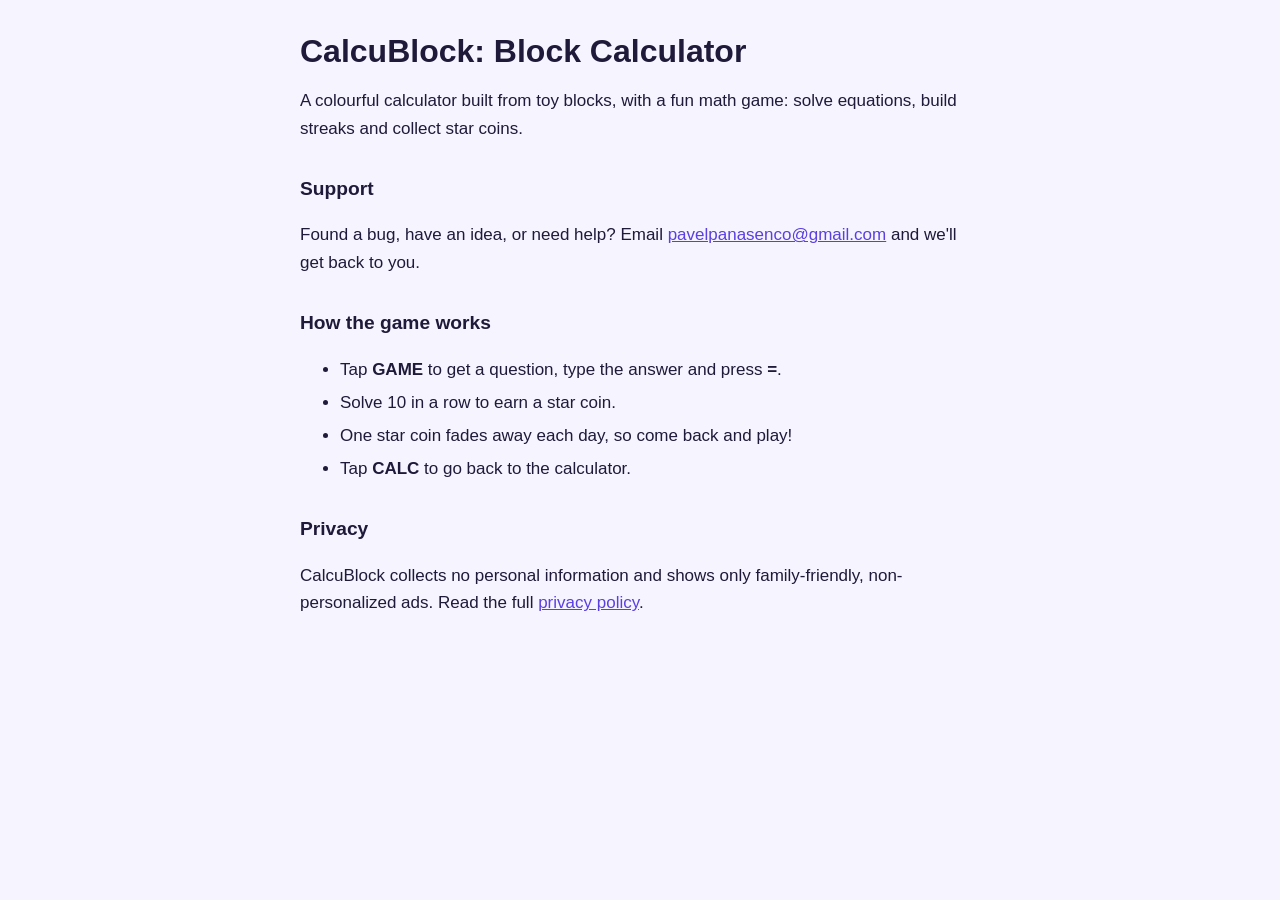
<file: index.html>
<!doctype html>
<html lang="en">
<head>
<meta charset="utf-8">
<meta name="viewport" content="width=device-width, initial-scale=1">
<title>CalcuBlock</title>
<link rel="stylesheet" href="style.css">
</head>
<body>
<main>
<h1>CalcuBlock: Block Calculator</h1>
<p>A colourful calculator built from toy blocks, with a fun math game: solve equations, build streaks and collect star coins.</p>

<h2>Support</h2>
<p>Found a bug, have an idea, or need help? Email <a href="mailto:pavelpanasenco@gmail.com">pavelpanasenco@gmail.com</a> and we'll get back to you.</p>

<h2>How the game works</h2>
<ul>
<li>Tap <strong>GAME</strong> to get a question, type the answer and press <strong>=</strong>.</li>
<li>Solve 10 in a row to earn a star coin.</li>
<li>One star coin fades away each day, so come back and play!</li>
<li>Tap <strong>CALC</strong> to go back to the calculator.</li>
</ul>

<h2>Privacy</h2>
<p>CalcuBlock collects no personal information and shows only family-friendly, non-personalized ads. Read the full <a href="privacy.html">privacy policy</a>.</p>
</main>
</body>
</html>
</file>
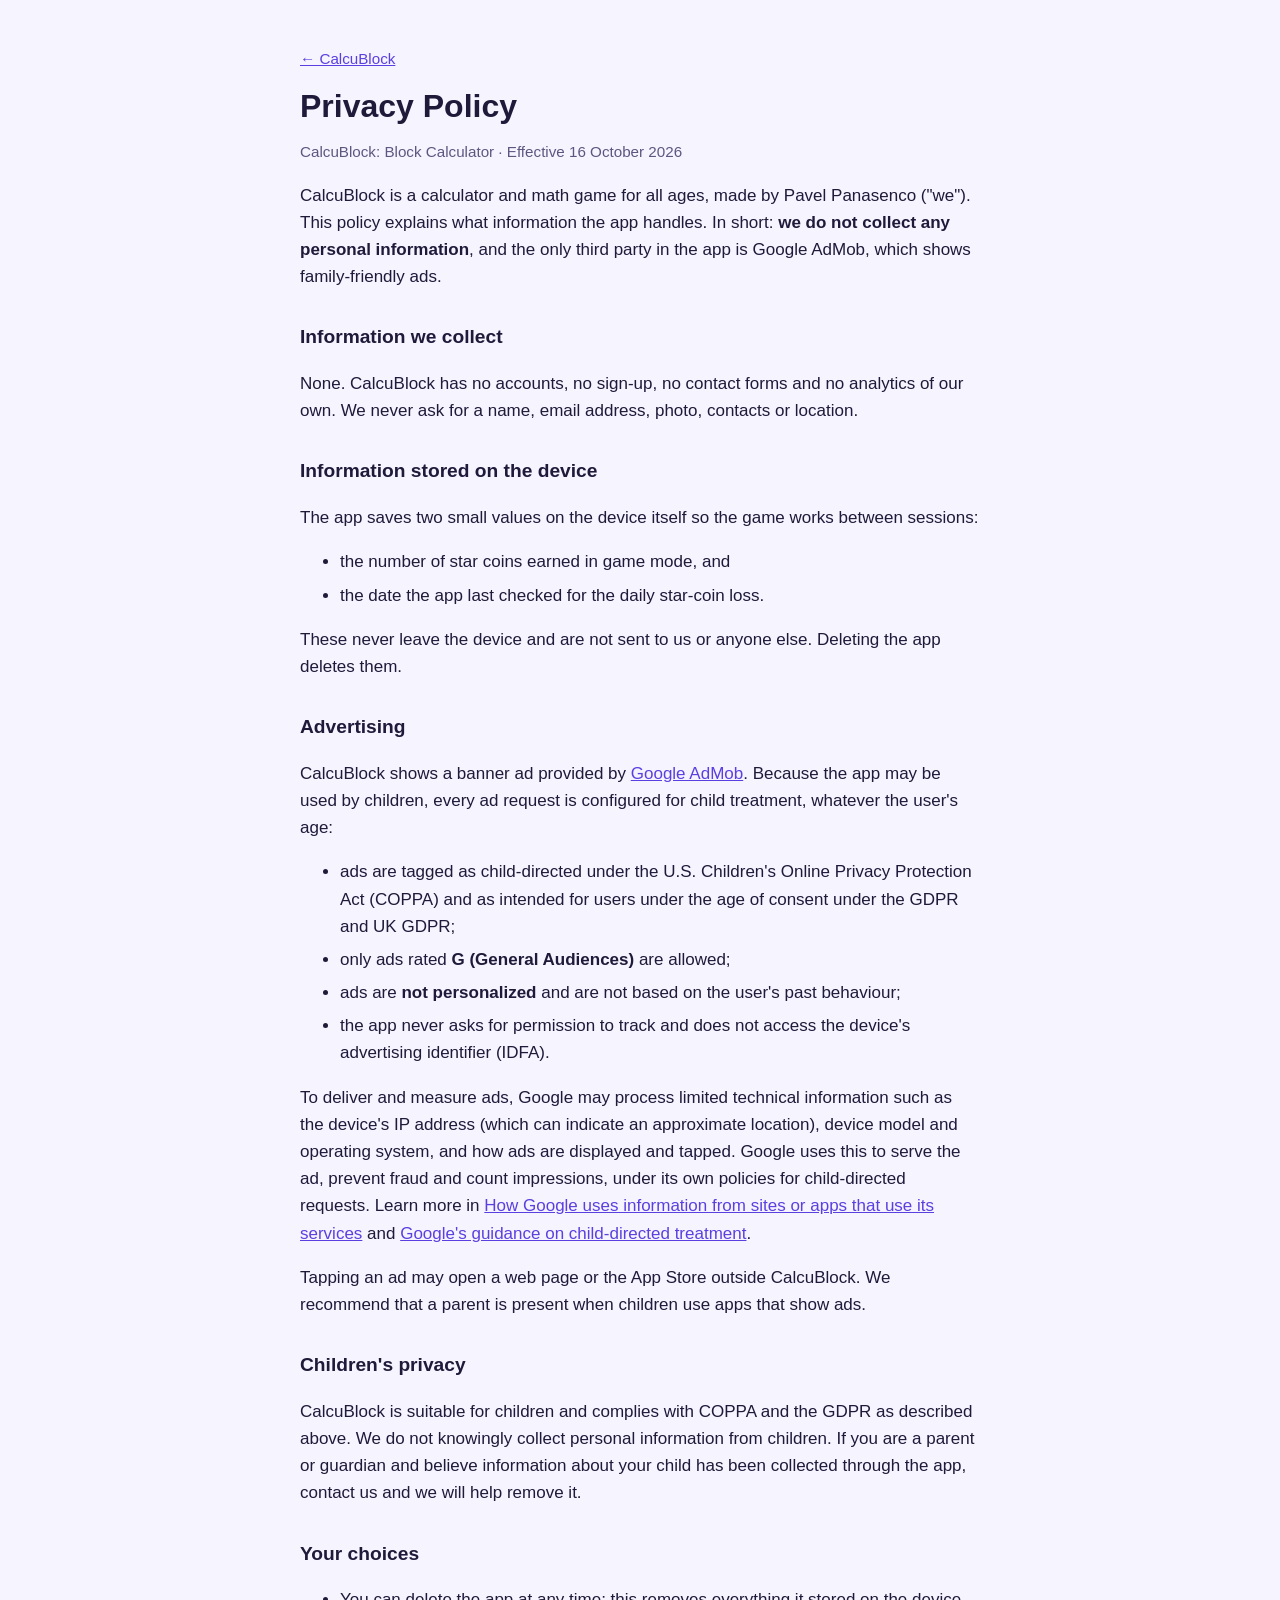
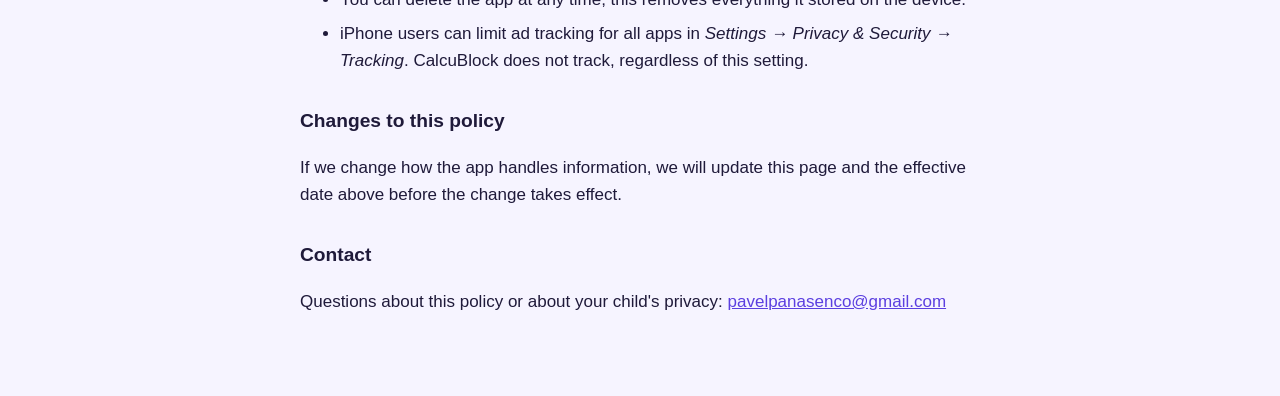
<file: privacy.html>
<!doctype html>
<html lang="en">
<head>
<meta charset="utf-8">
<meta name="viewport" content="width=device-width, initial-scale=1">
<title>CalcuBlock Privacy Policy</title>
<link rel="stylesheet" href="style.css">
</head>
<body>
<main>
<p class="back"><a href="index.html">← CalcuBlock</a></p>
<h1>Privacy Policy</h1>
<p class="meta">CalcuBlock: Block Calculator · Effective 16 October 2026</p>

<p>CalcuBlock is a calculator and math game for all ages, made by Pavel Panasenco ("we"). This policy explains what information the app handles. In short: <strong>we do not collect any personal information</strong>, and the only third party in the app is Google AdMob, which shows family-friendly ads.</p>

<h2>Information we collect</h2>
<p>None. CalcuBlock has no accounts, no sign-up, no contact forms and no analytics of our own. We never ask for a name, email address, photo, contacts or location.</p>

<h2>Information stored on the device</h2>
<p>The app saves two small values on the device itself so the game works between sessions:</p>
<ul>
<li>the number of star coins earned in game mode, and</li>
<li>the date the app last checked for the daily star-coin loss.</li>
</ul>
<p>These never leave the device and are not sent to us or anyone else. Deleting the app deletes them.</p>

<h2>Advertising</h2>
<p>CalcuBlock shows a banner ad provided by <a href="https://admob.google.com/">Google AdMob</a>. Because the app may be used by children, every ad request is configured for child treatment, whatever the user's age:</p>
<ul>
<li>ads are tagged as child-directed under the U.S. Children's Online Privacy Protection Act (COPPA) and as intended for users under the age of consent under the GDPR and UK GDPR;</li>
<li>only ads rated <strong>G (General Audiences)</strong> are allowed;</li>
<li>ads are <strong>not personalized</strong> and are not based on the user's past behaviour;</li>
<li>the app never asks for permission to track and does not access the device's advertising identifier (IDFA).</li>
</ul>
<p>To deliver and measure ads, Google may process limited technical information such as the device's IP address (which can indicate an approximate location), device model and operating system, and how ads are displayed and tapped. Google uses this to serve the ad, prevent fraud and count impressions, under its own policies for child-directed requests. Learn more in <a href="https://policies.google.com/technologies/partner-sites">How Google uses information from sites or apps that use its services</a> and <a href="https://support.google.com/admob/answer/6223431">Google's guidance on child-directed treatment</a>.</p>
<p>Tapping an ad may open a web page or the App Store outside CalcuBlock. We recommend that a parent is present when children use apps that show ads.</p>

<h2>Children's privacy</h2>
<p>CalcuBlock is suitable for children and complies with COPPA and the GDPR as described above. We do not knowingly collect personal information from children. If you are a parent or guardian and believe information about your child has been collected through the app, contact us and we will help remove it.</p>

<h2>Your choices</h2>
<ul>
<li>You can delete the app at any time; this removes everything it stored on the device.</li>
<li>iPhone users can limit ad tracking for all apps in <em>Settings → Privacy &amp; Security → Tracking</em>. CalcuBlock does not track, regardless of this setting.</li>
</ul>

<h2>Changes to this policy</h2>
<p>If we change how the app handles information, we will update this page and the effective date above before the change takes effect.</p>

<h2>Contact</h2>
<p>Questions about this policy or about your child's privacy: <a href="mailto:pavelpanasenco@gmail.com">pavelpanasenco@gmail.com</a></p>
</main>
</body>
</html>
</file>
<file: style.css>
:root {
  --bg: #f6f4ff;
  --text: #1f1a3a;
  --muted: #5d5780;
  --accent: #5b3fe0;
}
@media (prefers-color-scheme: dark) {
  :root { --bg: #17132b; --text: #ece9ff; --muted: #a9a3cf; --accent: #a99bff; }
}
body {
  margin: 0;
  background: var(--bg);
  color: var(--text);
  font: 17px/1.6 -apple-system, BlinkMacSystemFont, "Segoe UI", Roboto, sans-serif;
}
main { max-width: 680px; margin: 0 auto; padding: 32px 16px 64px; }
h1 { font-size: 2rem; line-height: 1.2; margin: 0 0 8px; }
h2 { font-size: 1.2rem; margin-top: 32px; }
a { color: var(--accent); }
.meta, .back { color: var(--muted); font-size: 0.95rem; }
li { margin-bottom: 6px; }
</file>
